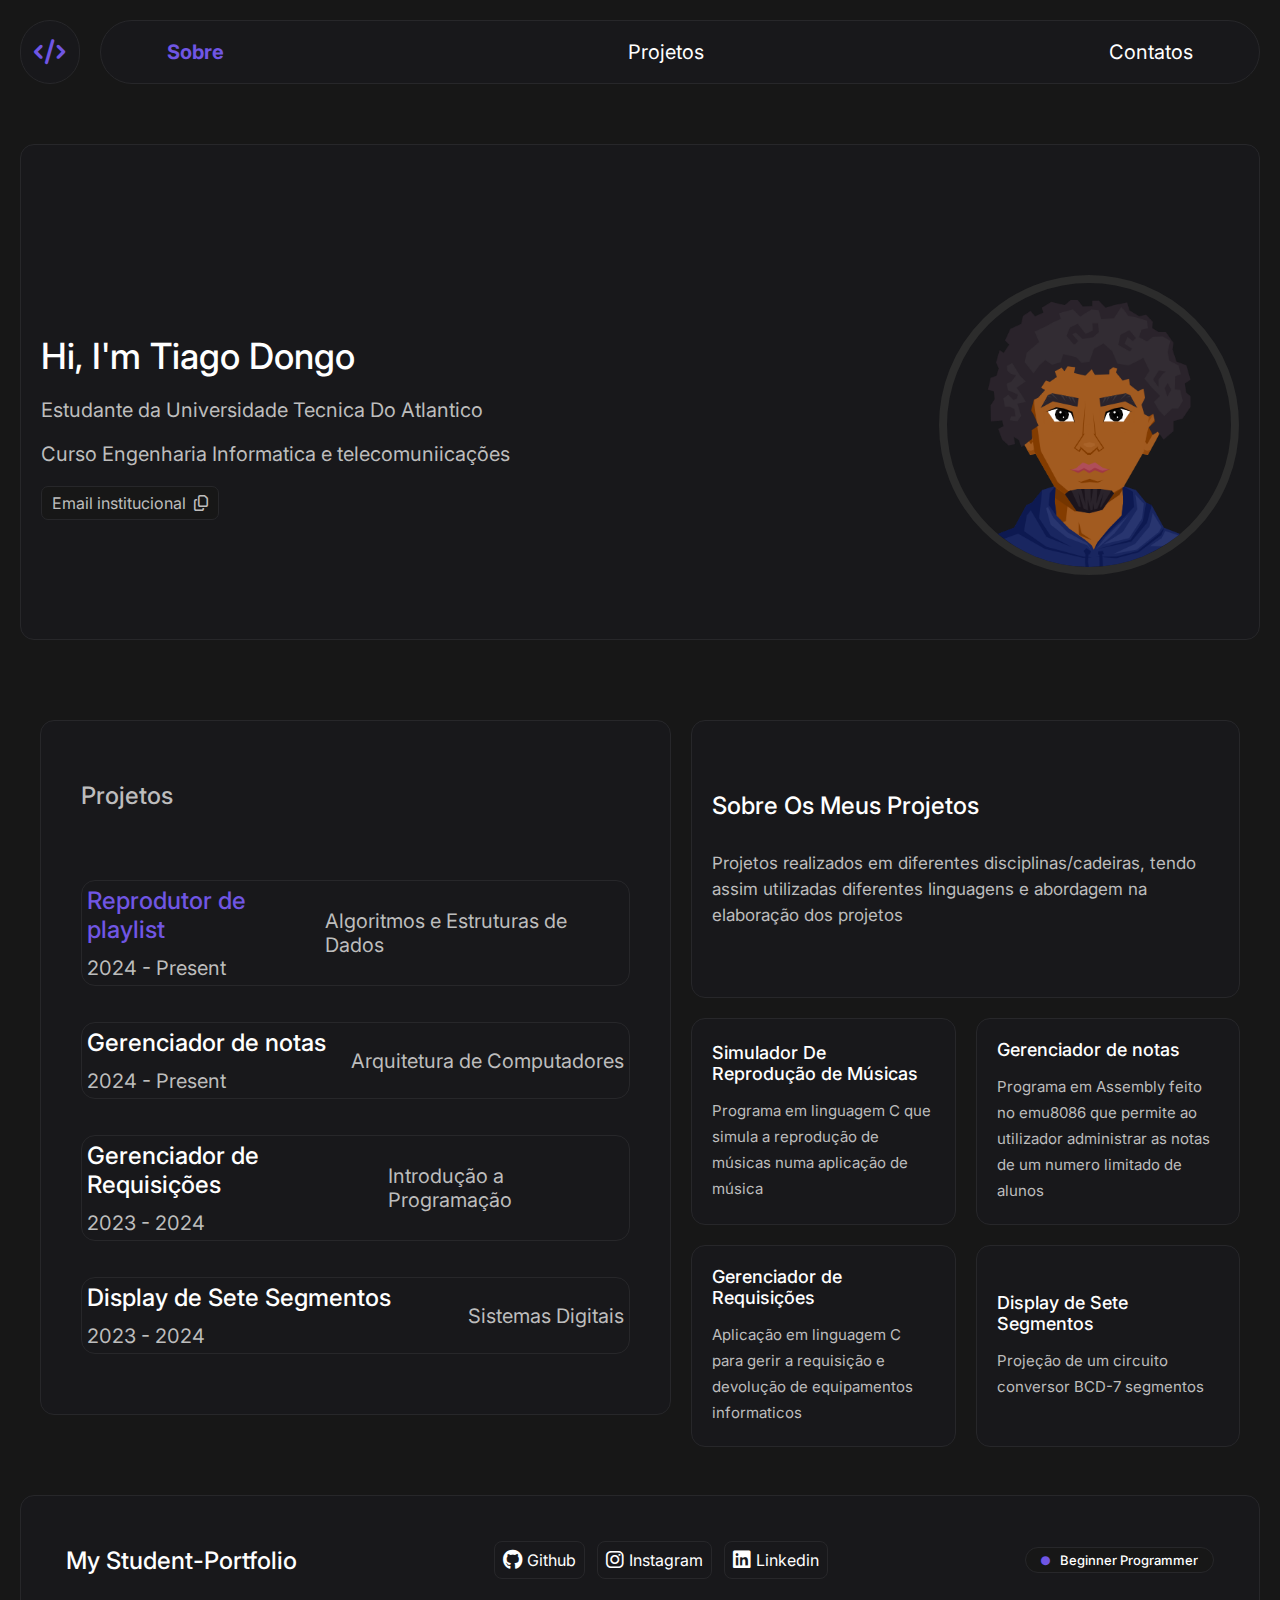
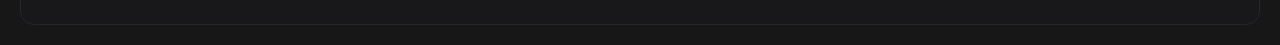
<file: docs/index.html>
<!DOCTYPE html>
<html lang="pt-br">
<head>
    <meta charset="UTF-8">
    <meta name="viewport" content="width=device-width, initial-scale=1.0">
    <link rel="stylesheet" href="https://cdnjs.cloudflare.com/ajax/libs/font-awesome/6.5.2/css/all.min.css">
    <link rel="stylesheet" href="style.css">
    <title>Student_Portfolio | Tiagodongo</title>
</head>
<body>
    <nav>
        <div class="logo">
            <i class="fa-solid fa-code"></i>
        </div>

        <div class="links">
            <a href="#sobre" class="active">Sobre</a>
            <a href="#projetos">Projetos</a>
            <a href="#contatos">Contatos</a>
        </div>
    </nav>

    <div id="sobre" class="section sobre">
        <div class="left">
            <div class="info">
                <h2>Hi, I'm Tiago Dongo</h2>
                <p>Estudante da Universidade Tecnica Do Atlantico</p>
                <p>Curso Engenharia Informatica e telecomuniicações</p>

                <div class="buttons">
                    <button class="email">
                        Email institucional<i class="fa-regular fa-copy"></i>
                    </button>
                </div>
            </div>
        </div>

        <div class="right">
            <img src="pictures/Avatar.png" alt="foto de perfil">
        </div>
    </div>

    <div id="projetos" class="section projetos">
        <div class="left">
            <h3>Projetos</h3>
            <div class="works-list">
                <div class="item">
                    <div class="work-info">
                        <h5 class="active">Reprodutor de playlist</h5>
                        <p>2024 - Present</p>
                    </div>
                    <p>Algoritmos e Estruturas de Dados</p>
                </div>

                <div class="item">
                    <div class="work-info">
                        <h5>Gerenciador de notas</h5>
                        <p>2024 - Present</p>
                    </div>
                    <p>Arquitetura de Computadores</p>
                </div>

                <div class="item">
                    <div class="work-info">
                        <h5>Gerenciador de Requisições</h5>
                        <p>2023 - 2024</p>
                    </div>
                    <p>Introdução a Programação</p>
                </div>

                <div class="item">
                    <div class="work-info">
                        <h5>Display de Sete Segmentos</h5>
                        <p>2023 - 2024</p>
                    </div>
                    <p>Sistemas Digitais</p>
                </div>
            </div>
        </div>

        <div class="right">
            <div class="item">
                <a href="#">Sobre Os Meus Projetos</a>
                <p>Projetos realizados em diferentes disciplinas/cadeiras, tendo assim utilizadas diferentes linguagens e abordagem na elaboração dos projetos</p>
            </div>
            
            <div class="item">
                <a href="#">Simulador De Reprodução de Músicas</a>
                <p>Programa em linguagem C que simula a reprodução de músicas numa aplicação de música</p>
            </div>
            
            <div class="item">
                <a href="#">Gerenciador de notas</a>
                <p>Programa em Assembly feito no emu8086 que permite ao utilizador administrar as notas de um numero limitado de alunos</p>
            </div>
            
            <div class="item">
                <a href="#">Gerenciador de Requisições</a>
                <p>Aplicação em linguagem C para gerir a requisição e devolução de equipamentos informaticos</p>
            </div>

            <div class="item">
                <a href="#">Display de Sete Segmentos</a>
                <p>Projeção de um circuito conversor BCD-7 segmentos</p>
            </div>
        </div>
    </div>

    <footer id="contatos">
        <a href="#">My Student-Portfolio</a>
        <div class="socials">
            <a href="#"><i class="fa-brands fa-github"></i> Github</a>
            <a href="#"><i class="fa-brands fa-instagram"></i>Instagram</a>
            <a href="#"><i class="fa-brands fa-linkedin"></i>Linkedin</a>
        </div>
        <a href="#" class="online"><i class="fa-solid fa-circle"></i>Beginner Programmer</a>
    </footer>

    <script src="script.js"></script>
</body>
</html>
</file>
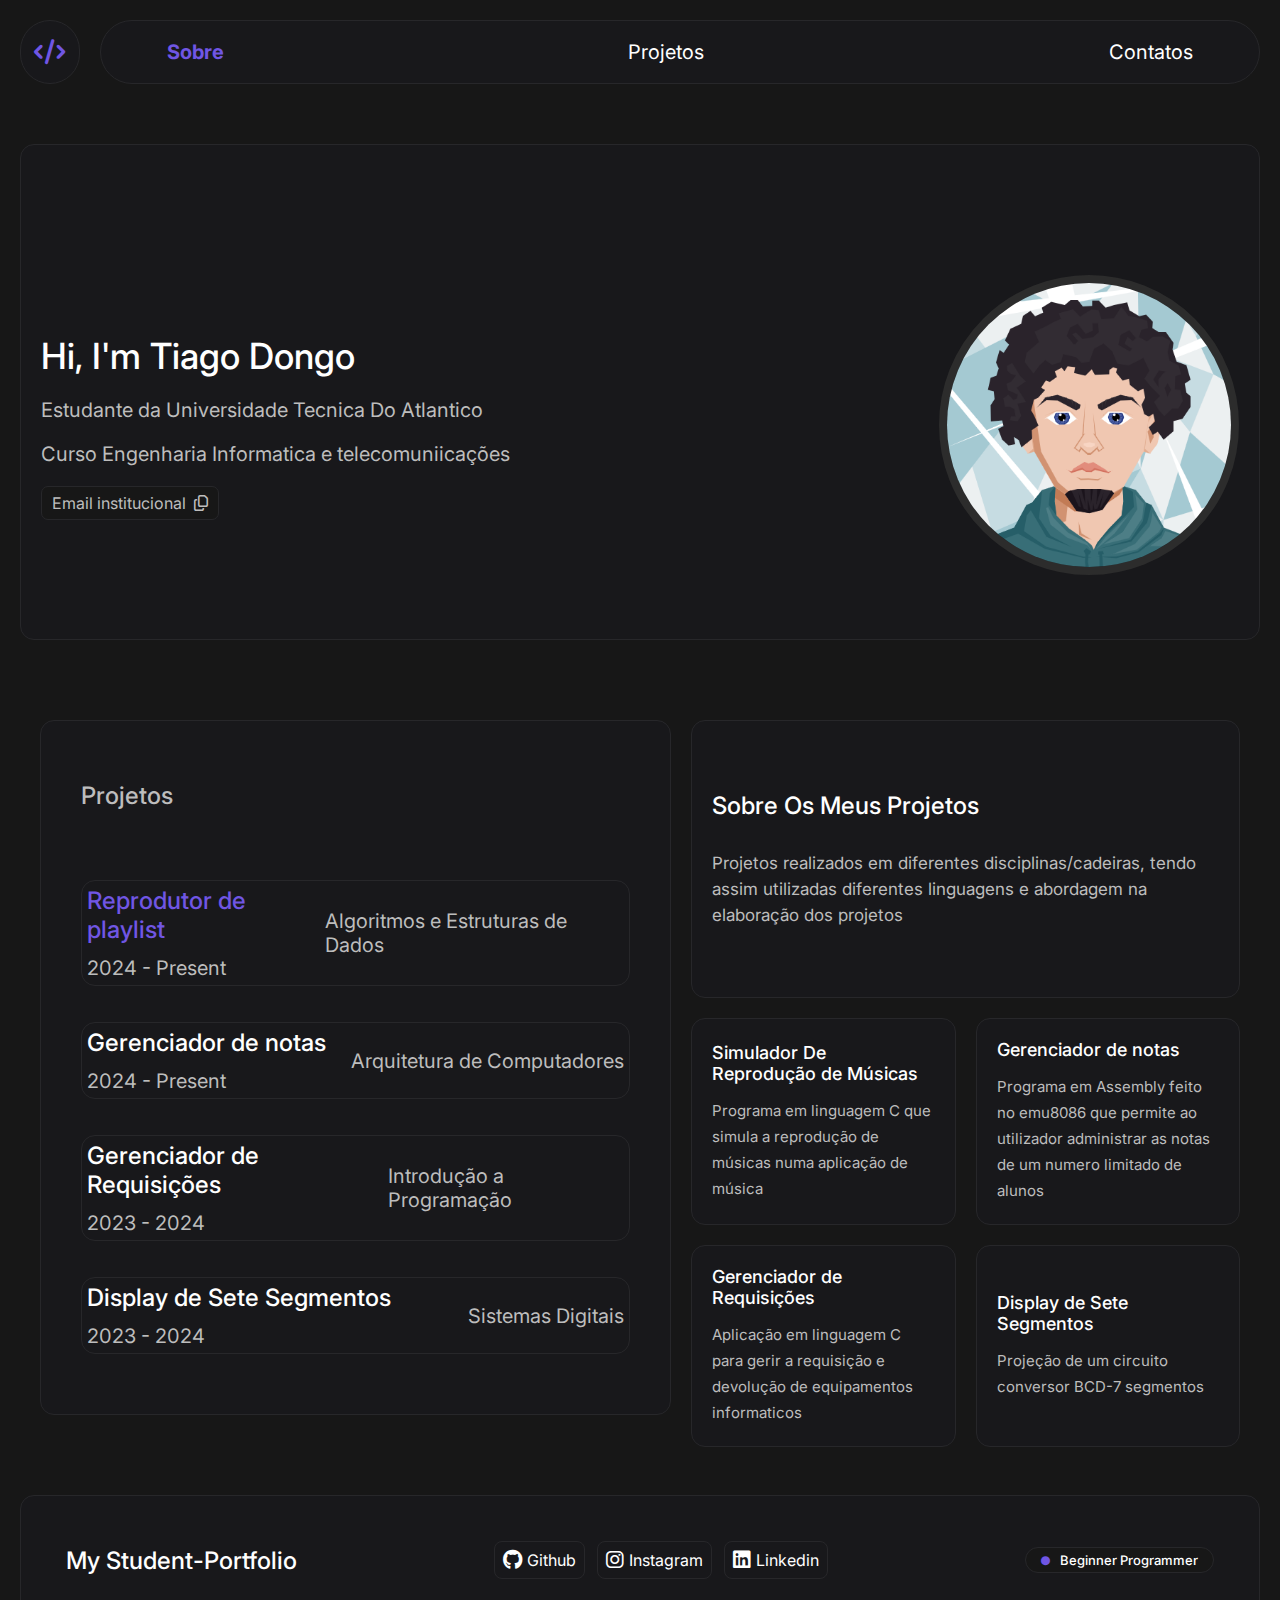
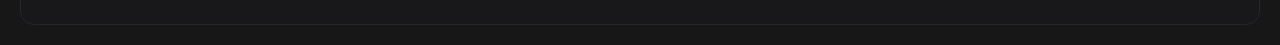
<file: Student Portfolio/index.html>
<!DOCTYPE html>
<html lang="pt-br">
<head>
    <meta charset="UTF-8">
    <meta name="viewport" content="width=device-width, initial-scale=1.0">
    <link rel="stylesheet" href="https://cdnjs.cloudflare.com/ajax/libs/font-awesome/6.5.2/css/all.min.css">
    <link rel="stylesheet" href="style.css">
    <title>Student_Portfolio</title>
</head>
<body>
    <nav>
        <div class="logo">
            <i class="fa-solid fa-code"></i>
        </div>

        <div class="links">
            <a href="#sobre" class="active">Sobre</a>
            <a href="#projetos">Projetos</a>
            <a href="#contatos">Contatos</a>
        </div>
    </nav>

    <div id="sobre" class="section sobre">
        <div class="left">
            <div class="info">
                <h2>Hi, I'm Tiago Dongo</h2>
                <p>Estudante da Universidade Tecnica Do Atlantico</p>
                <p>Curso Engenharia Informatica e telecomuniicações</p>

                <div class="buttons">
                    <button class="email">
                        Email institucional<i class="fa-regular fa-copy"></i>
                    </button>
                </div>
            </div>
        </div>

        <div class="right">
            <img src="pictures/Avatar.png" alt="foto de perfil">
        </div>
    </div>

    <div id="projetos" class="section projetos">
        <div class="left">
            <h3>Projetos</h3>
            <div class="works-list">
                <div class="item">
                    <div class="work-info">
                        <h5 class="active">Reprodutor de playlist</h5>
                        <p>2024 - Present</p>
                    </div>
                    <p>Algoritmos e Estruturas de Dados</p>
                </div>

                <div class="item">
                    <div class="work-info">
                        <h5>Gerenciador de notas</h5>
                        <p>2024 - Present</p>
                    </div>
                    <p>Arquitetura de Computadores</p>
                </div>

                <div class="item">
                    <div class="work-info">
                        <h5>Gerenciador de Requisições</h5>
                        <p>2023 - 2024</p>
                    </div>
                    <p>Introdução a Programação</p>
                </div>

                <div class="item">
                    <div class="work-info">
                        <h5>Display de Sete Segmentos</h5>
                        <p>2023 - 2024</p>
                    </div>
                    <p>Sistemas Digitais</p>
                </div>
            </div>
        </div>

        <div class="right">
            <div class="item">
                <a href="#">Sobre Os Meus Projetos</a>
                <p>Projetos realizados em diferentes disciplinas/cadeiras, tendo assim utilizadas diferentes linguagens e abordagem na elaboração dos projetos</p>
            </div>
            
            <div class="item">
                <a href="#">Simulador De Reprodução de Músicas</a>
                <p>Programa em linguagem C que simula a reprodução de músicas numa aplicação de música</p>
            </div>
            
            <div class="item">
                <a href="#">Gerenciador de notas</a>
                <p>Programa em Assembly feito no emu8086 que permite ao utilizador administrar as notas de um numero limitado de alunos</p>
            </div>
            
            <div class="item">
                <a href="#">Gerenciador de Requisições</a>
                <p>Aplicação em linguagem C para gerir a requisição e devolução de equipamentos informaticos</p>
            </div>

            <div class="item">
                <a href="#">Display de Sete Segmentos</a>
                <p>Projeção de um circuito conversor BCD-7 segmentos</p>
            </div>
        </div>
    </div>

    <footer id="contatos">
        <a href="#">My Student-Portfolio</a>
        <div class="socials">
            <a href="#"><i class="fa-brands fa-github"></i> Github</a>
            <a href="#"><i class="fa-brands fa-instagram"></i>Instagram</a>
            <a href="#"><i class="fa-brands fa-linkedin"></i>Linkedin</a>
        </div>
        <a href="#" class="online"><i class="fa-solid fa-circle"></i>Beginner Programmer</a>
    </footer>

    <script src="script.js"></script>
</body>
</html>
</file>
<file: docs/style.css>
@import url('https://fonts.googleapis.com/css2?family=Inter:wght@100-900&display=swap');

* {
    margin: 0;
    padding: 0;
    box-sizing: border-box;
    font-family: "Inter", sans-serif;
}

a {
    text-decoration: none;
    color: #fff;
    transition: all 0.3s ease;
}

a:hover {
    color: #7056e4 !important;
}

body {
    background: #171717;
    padding: 20px;
    animation: fadeInAnimation ease 2s;
}


nav {
    display: flex;
    gap: 20px;
}

nav .logo {
    height: 64px;
    width: 64px;
    background: #18181b;
    border: 1px solid #27272a;
    border-radius: 48px;
    display: flex;
    align-items: center;
    justify-content: center;
}

nav .logo i {
    font-size: 25px;
    color: #7056e4;
}

nav .links {
    height: 64px;
    width: 100%;
    padding: 0 66px;
    background: #18181b;
    border: 1px solid #27272a;
    border-radius: 48px;
    display: flex;
    align-items: center;
    justify-content: space-between;
}

nav .links a {
    font-size: 20px;
}

nav .links a.active {
    font-weight: bold;
    color: #7056e4;
}

.sobre {
    display: flex;
    align-items: center;
    justify-content: space-between;
    padding: 60px 42px;
    background: #18181b;
    border: 1px solid #27272a;
    border-radius: 14px;
    margin-top: 20px;
}

.section {
    margin-top: 60px;
    padding: 60px 20px;
}

.sobre .left h2 {
    color: #bdbdbd;
    font-size: 24px;
    font-weight: 400;
}

.sobre .left .info {
    margin-top: 70px;
    display: flex;
    flex-direction: column;
    gap: 20px;
}

.sobre .left .info h2 {
    font-size: 36px;
    color: #fff;
    font-weight: 500;
}

.sobre .left .info p {
    font-size: 20px;
    color: #bdbdbd;
}

.sobre .left .info .buttons {
    display: flex;
    gap: 14px;
}

.sobre .left .info .buttons button {
    font-size: 16px;
    padding: 6px 10px;
    border-radius: 7px;
    display: flex;
    align-items: center;
    gap: 8px;
    cursor: pointer;
    transition: all 0.3s ease;
}

.sobre .left .info .buttons button.email {
    color: #bdbdbd;
    background: #171717;
    border: 1px solid #27272a;
}

.sobre .left .info .buttons button.email:hover {
    background: #000;
}

.sobre .right a.online, footer a.online{
    display: flex;
    align-items: center;
    justify-content: center;
    gap: 10px;
    background: #171717;
    border: 1px solid #27272a;
    padding: 4px 15px;
    border-radius: 14px;
    font-size: 13px;
}

.sobre .right a.online i, footer a.online i {
    color: #7056e4;
    font-size: 9px;
}

.sobre .right img {
    width: 300px;
    height: 300px;
    border-radius: 50%;
    border: 8px solid #2c2c2c;
    object-fit: cover;
    margin-top: 70px;
}

.projetos {
    display: flex;
    gap: 20px;
    margin-top: 20px;
}

.projetos .left {
    flex: 1;
    background: #18181b;
    padding: 60px 40px;
    border-radius: 14px;
    border: 1px solid #27272a;
}

.projetos .left h3 {
    color: #bdbdbd;
    font-weight: 500;
    display: flex;
    align-items: center;
    gap: 10px;
    font-size: 24px;
}

.projetos .left h3 i {
    font-size: 8px;
}

.projetos .left .works-list {
    margin-top: 70px;
    display: flex;
    flex-direction: column;
    gap: 36px;
}

.projetos .left .works-list .item {
    display: flex;
    align-items: center;
    justify-content: space-between;
    border: 1px solid #27272a;
    padding: 5px;
    border-radius: 14px;
}

.projetos .left .works-list .item .work-info h5 {
    color: #fff;
    font-size: 24px;
    font-weight: 500;
}

.projetos .left .works-list .item .work-info h5.active {
    color: #7056e4;
}

.projetos .left .works-list .item .work-info p {
    margin-top: 12px;
    color: #bdbdbd;
    font-size: 20px;
}

.projetos .left .works-list .item > p {
    font-size: 20px;
    color: #bdbdbd;
}

.projetos .right {
    flex: 1;
    display: grid;
    grid-template-columns: 1fr 1fr;
    grid-template-rows: 40% auto;
    gap: 20px;
}

.projetos .right .item:first-child {
    grid-column: span 2;
}

.projetos .right .item {
    display: flex;
    flex-direction: column;
    justify-content: center;
    gap: 30px;
    padding: 20px;
    background: #18181b;
    border: 1px solid #27272a;
    border-radius: 14px;
    cursor: pointer;
    transition: all 0.3s ease;
}

.projetos .right .item:hover a {
    color: #7056e4;
}

.projetos .right .item a {
    font-size: 24px;
    font-weight: 500;
}

.projetos .right .item > p {
    color: #bdbdbd;
    font-size: 17px;
    line-height: 26px;
}

.projetos .right .item:not(:first-child) {
    gap: 14px;
}

.projetos .right .item:not(:first-child) a {
    font-size: 18px;
}

.projetos .right .item:not(:first-child) p {
    font-size: 15px;
}

footer{
    margin-top: 20px;
    display: flex;
    align-items: center;
    justify-content: space-between;
    background: #18181b;
    border: 1px solid #27272a;
    padding: 45px;
    border-radius: 14px;
}

footer a {
    color: #fff;
    text-decoration: none;
    transition: all 0.3s ease;
}



footer > a{
    font-size: 24px;
    font-weight: 500;
}

footer .socials{
    display: flex;
    align-items: center;
    gap: 12px;
}

footer .socials a{
    border: 1px solid #27272a;
    display: flex;
    align-items: center;
    padding: 8px;
    gap: 5px;
    border-radius: 8px;
}

footer .socials  i {
    font-size: 20px; /* Aumenta o tamanho do ícone */
}


.socials i{
    align-items: center;
    justify-content: center;
}



footer .online {
    display: flex;
    align-items: center;
    gap: 10px;
    background: #171717;
    border: 1px solid #27272a;
    padding: 4px 15px;
    border-radius: 14px;
    font-size: 13px;
    color: #fff;
}

footer .online i {
    color: #7056e4;
    font-size: 30px;
}



@keyframes fadeInAnimation{
    0%{
        opacity: 0;
    }
    100%{
        opacity: 1;
    }
}

@media screen and (max-width: 1220px) {
    .sobre {
        padding: 60px 30px;
    }

    .projetos {
        flex-direction: column;
    }

    .projetos .left,
    .projetos .right .item,
    footer {
        padding: 40px 30px;
    }

    .projetos .right {
        grid-template-rows: auto auto;
    }
}

@media screen and (max-width: 992px) {
    nav .links {
        padding: 0 40px;
    }

    footer > a {
        font-size: 20px;
    }

    footer .socials a {
        font-size: 16px;
    }
}

@media screen and (max-width: 768px) {
    nav .links {
        font-size: 16px;
    }

    .sobre {
        flex-direction: column-reverse;
        gap: 20px;
        padding: 30px;
    }

    .sobre .left .info {
        margin-top: 30px;
    }

    .sobre .right img {
        margin-top: 20px;
    }

    footer a.online {
        display: none;
    }
}

@media screen and (max-width: 576px) {
    .sobre .left .info h2 {
        font-size: 30px;
    }

    .sobre .left .info p, 
    .projetos .left .works-list .item .work-info p, 
    .projetos .left .works-list .item > p {
        font-size: 16px;
    }

    .sobre .left .info .buttons button {
        font-size: 14px;
    }

    .projetos .left .works-list {
        margin-top: 40px;
    }

    .projetos .left .works-list .item .work-info h5,
    .projetos .right .item a {
        font-size: 20px;
    }

    .projetos .right .item > p,
    .projetos .right .item:not(:first-child) a {
        font-size: 14px;
    }

    .projetos .right .item:not(:first-child) p {
        font-size: 13px;
    }
}
</file>
<file: Student Portfolio/style.css>
@import url('https://fonts.googleapis.com/css2?family=Inter:wght@100-900&display=swap');

* {
    margin: 0;
    padding: 0;
    box-sizing: border-box;
    font-family: "Inter", sans-serif;
}

a {
    text-decoration: none;
    color: #fff;
    transition: all 0.3s ease;
}

a:hover {
    color: #7056e4 !important;
}

body {
    background: #171717;
    padding: 20px;
    animation: fadeInAnimation ease 2s;
}


nav {
    display: flex;
    gap: 20px;
}

nav .logo {
    height: 64px;
    width: 64px;
    background: #18181b;
    border: 1px solid #27272a;
    border-radius: 48px;
    display: flex;
    align-items: center;
    justify-content: center;
}

nav .logo i {
    font-size: 25px;
    color: #7056e4;
}

nav .links {
    height: 64px;
    width: 100%;
    padding: 0 66px;
    background: #18181b;
    border: 1px solid #27272a;
    border-radius: 48px;
    display: flex;
    align-items: center;
    justify-content: space-between;
}

nav .links a {
    font-size: 20px;
}

nav .links a.active {
    font-weight: bold;
    color: #7056e4;
}

.sobre {
    display: flex;
    align-items: center;
    justify-content: space-between;
    padding: 60px 42px;
    background: #18181b;
    border: 1px solid #27272a;
    border-radius: 14px;
    margin-top: 20px;
}

.section {
    margin-top: 60px;
    padding: 60px 20px;
}

.sobre .left h2 {
    color: #bdbdbd;
    font-size: 24px;
    font-weight: 400;
}

.sobre .left .info {
    margin-top: 70px;
    display: flex;
    flex-direction: column;
    gap: 20px;
}

.sobre .left .info h2 {
    font-size: 36px;
    color: #fff;
    font-weight: 500;
}

.sobre .left .info p {
    font-size: 20px;
    color: #bdbdbd;
}

.sobre .left .info .buttons {
    display: flex;
    gap: 14px;
}

.sobre .left .info .buttons button {
    font-size: 16px;
    padding: 6px 10px;
    border-radius: 7px;
    display: flex;
    align-items: center;
    gap: 8px;
    cursor: pointer;
    transition: all 0.3s ease;
}

.sobre .left .info .buttons button.email {
    color: #bdbdbd;
    background: #171717;
    border: 1px solid #27272a;
}

.sobre .left .info .buttons button.email:hover {
    background: #000;
}

.sobre .right a.online, footer a.online{
    display: flex;
    align-items: center;
    justify-content: center;
    gap: 10px;
    background: #171717;
    border: 1px solid #27272a;
    padding: 4px 15px;
    border-radius: 14px;
    font-size: 13px;
}

.sobre .right a.online i, footer a.online i {
    color: #7056e4;
    font-size: 9px;
}

.sobre .right img {
    width: 300px;
    height: 300px;
    border-radius: 50%;
    border: 8px solid #2c2c2c;
    object-fit: cover;
    margin-top: 70px;
}

.projetos {
    display: flex;
    gap: 20px;
    margin-top: 20px;
}

.projetos .left {
    flex: 1;
    background: #18181b;
    padding: 60px 40px;
    border-radius: 14px;
    border: 1px solid #27272a;
}

.projetos .left h3 {
    color: #bdbdbd;
    font-weight: 500;
    display: flex;
    align-items: center;
    gap: 10px;
    font-size: 24px;
}

.projetos .left h3 i {
    font-size: 8px;
}

.projetos .left .works-list {
    margin-top: 70px;
    display: flex;
    flex-direction: column;
    gap: 36px;
}

.projetos .left .works-list .item {
    display: flex;
    align-items: center;
    justify-content: space-between;
    border: 1px solid #27272a;
    padding: 5px;
    border-radius: 14px;
}

.projetos .left .works-list .item .work-info h5 {
    color: #fff;
    font-size: 24px;
    font-weight: 500;
}

.projetos .left .works-list .item .work-info h5.active {
    color: #7056e4;
}

.projetos .left .works-list .item .work-info p {
    margin-top: 12px;
    color: #bdbdbd;
    font-size: 20px;
}

.projetos .left .works-list .item > p {
    font-size: 20px;
    color: #bdbdbd;
}

.projetos .right {
    flex: 1;
    display: grid;
    grid-template-columns: 1fr 1fr;
    grid-template-rows: 40% auto;
    gap: 20px;
}

.projetos .right .item:first-child {
    grid-column: span 2;
}

.projetos .right .item {
    display: flex;
    flex-direction: column;
    justify-content: center;
    gap: 30px;
    padding: 20px;
    background: #18181b;
    border: 1px solid #27272a;
    border-radius: 14px;
    cursor: pointer;
    transition: all 0.3s ease;
}

.projetos .right .item:hover a {
    color: #7056e4;
}

.projetos .right .item a {
    font-size: 24px;
    font-weight: 500;
}

.projetos .right .item > p {
    color: #bdbdbd;
    font-size: 17px;
    line-height: 26px;
}

.projetos .right .item:not(:first-child) {
    gap: 14px;
}

.projetos .right .item:not(:first-child) a {
    font-size: 18px;
}

.projetos .right .item:not(:first-child) p {
    font-size: 15px;
}

footer{
    margin-top: 20px;
    display: flex;
    align-items: center;
    justify-content: space-between;
    background: #18181b;
    border: 1px solid #27272a;
    padding: 45px;
    border-radius: 14px;
}

footer a {
    color: #fff;
    text-decoration: none;
    transition: all 0.3s ease;
}



footer > a{
    font-size: 24px;
    font-weight: 500;
}

footer .socials{
    display: flex;
    align-items: center;
    gap: 12px;
}

footer .socials a{
    border: 1px solid #27272a;
    display: flex;
    align-items: center;
    padding: 8px;
    gap: 5px;
    border-radius: 8px;
}

footer .socials  i {
    font-size: 20px; /* Aumenta o tamanho do ícone */
}


.socials i{
    align-items: center;
    justify-content: center;
}



footer .online {
    display: flex;
    align-items: center;
    gap: 10px;
    background: #171717;
    border: 1px solid #27272a;
    padding: 4px 15px;
    border-radius: 14px;
    font-size: 13px;
    color: #fff;
}

footer .online i {
    color: #7056e4;
    font-size: 30px;
}



@keyframes fadeInAnimation{
    0%{
        opacity: 0;
    }
    100%{
        opacity: 1;
    }
}

@media screen and (max-width: 1220px) {
    .sobre {
        padding: 60px 30px;
    }

    .projetos {
        flex-direction: column;
    }

    .projetos .left,
    .projetos .right .item,
    footer {
        padding: 40px 30px;
    }

    .projetos .right {
        grid-template-rows: auto auto;
    }
}

@media screen and (max-width: 992px) {
    nav .links {
        padding: 0 40px;
    }

    footer > a {
        font-size: 20px;
    }

    footer .socials a {
        font-size: 16px;
    }
}

@media screen and (max-width: 768px) {
    nav .links {
        font-size: 16px;
    }

    .sobre {
        flex-direction: column-reverse;
        gap: 20px;
        padding: 30px;
    }

    .sobre .left .info {
        margin-top: 30px;
    }

    .sobre .right img {
        margin-top: 20px;
    }

    footer a.online {
        display: none;
    }
}

@media screen and (max-width: 576px) {
    .sobre .left .info h2 {
        font-size: 30px;
    }

    .sobre .left .info p, 
    .projetos .left .works-list .item .work-info p, 
    .projetos .left .works-list .item > p {
        font-size: 16px;
    }

    .sobre .left .info .buttons button {
        font-size: 14px;
    }

    .projetos .left .works-list {
        margin-top: 40px;
    }

    .projetos .left .works-list .item .work-info h5,
    .projetos .right .item a {
        font-size: 20px;
    }

    .projetos .right .item > p,
    .projetos .right .item:not(:first-child) a {
        font-size: 14px;
    }

    .projetos .right .item:not(:first-child) p {
        font-size: 13px;
    }
}
</file>
